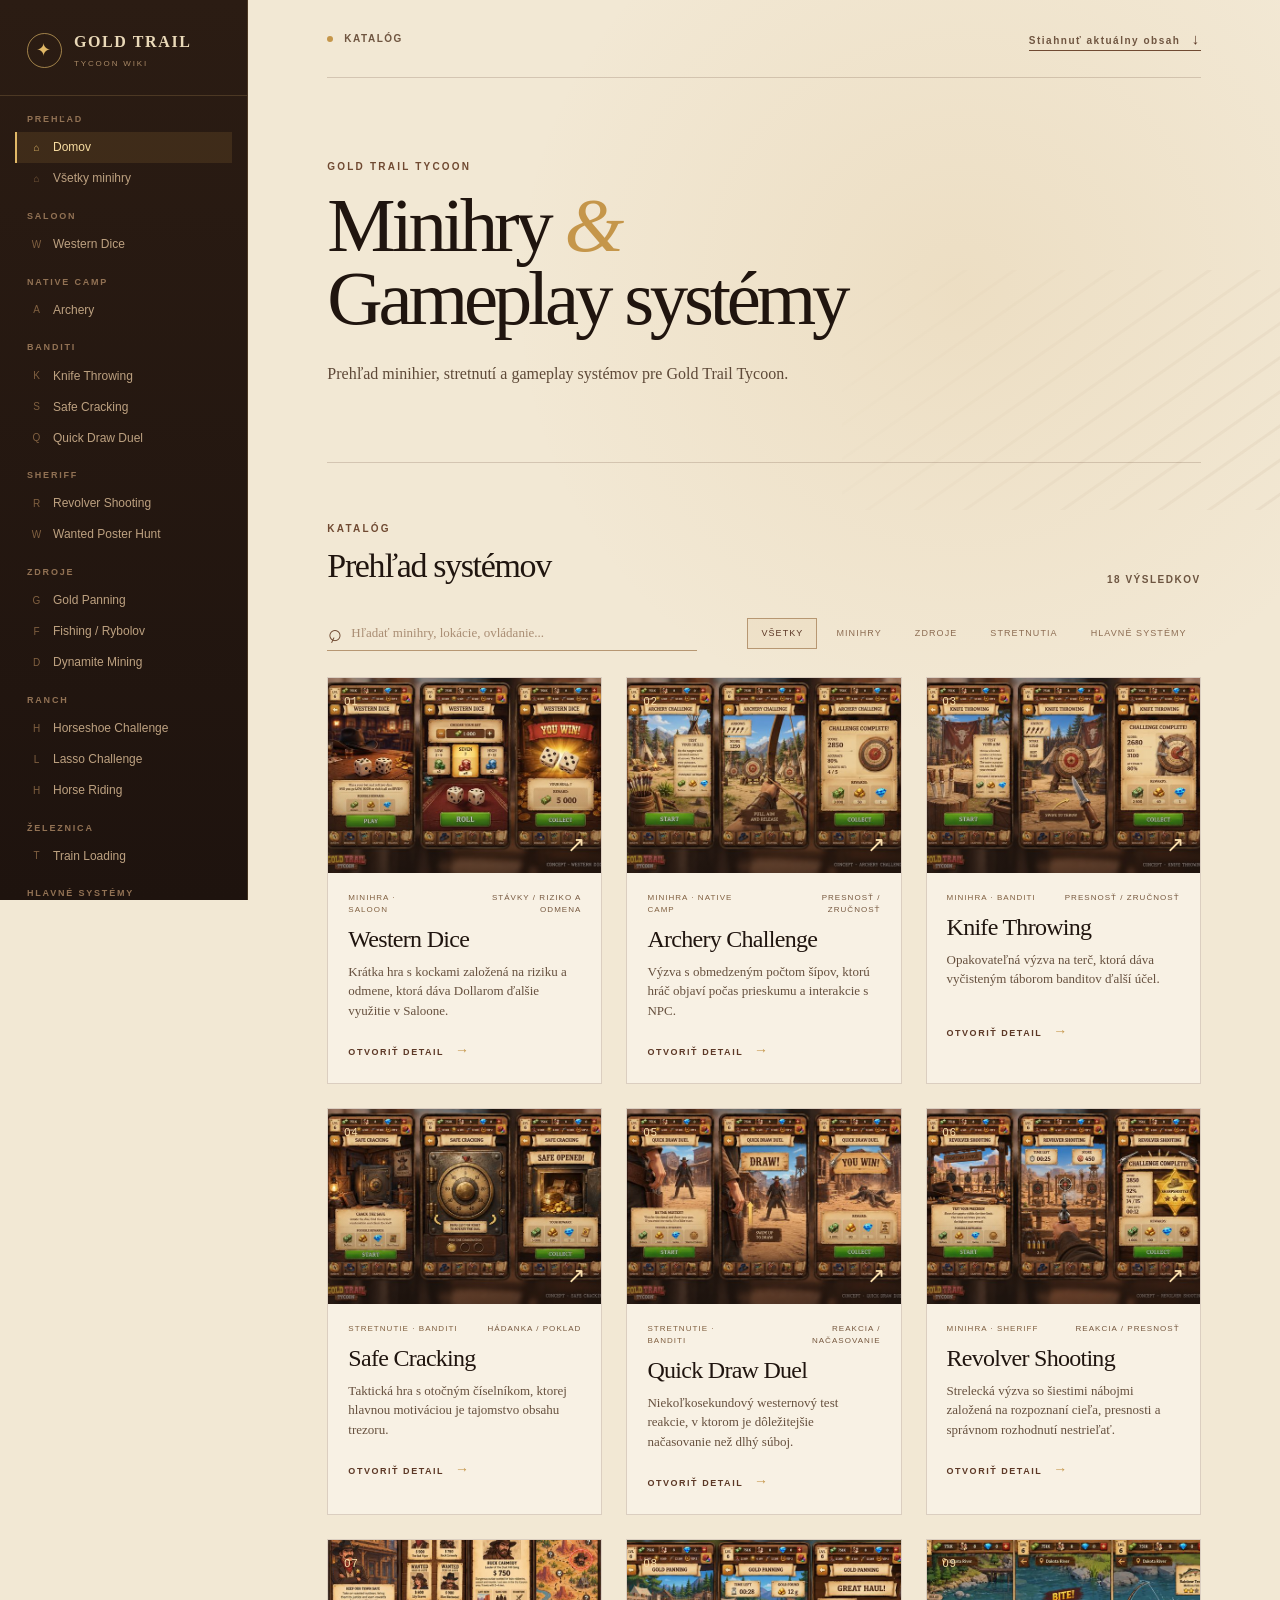
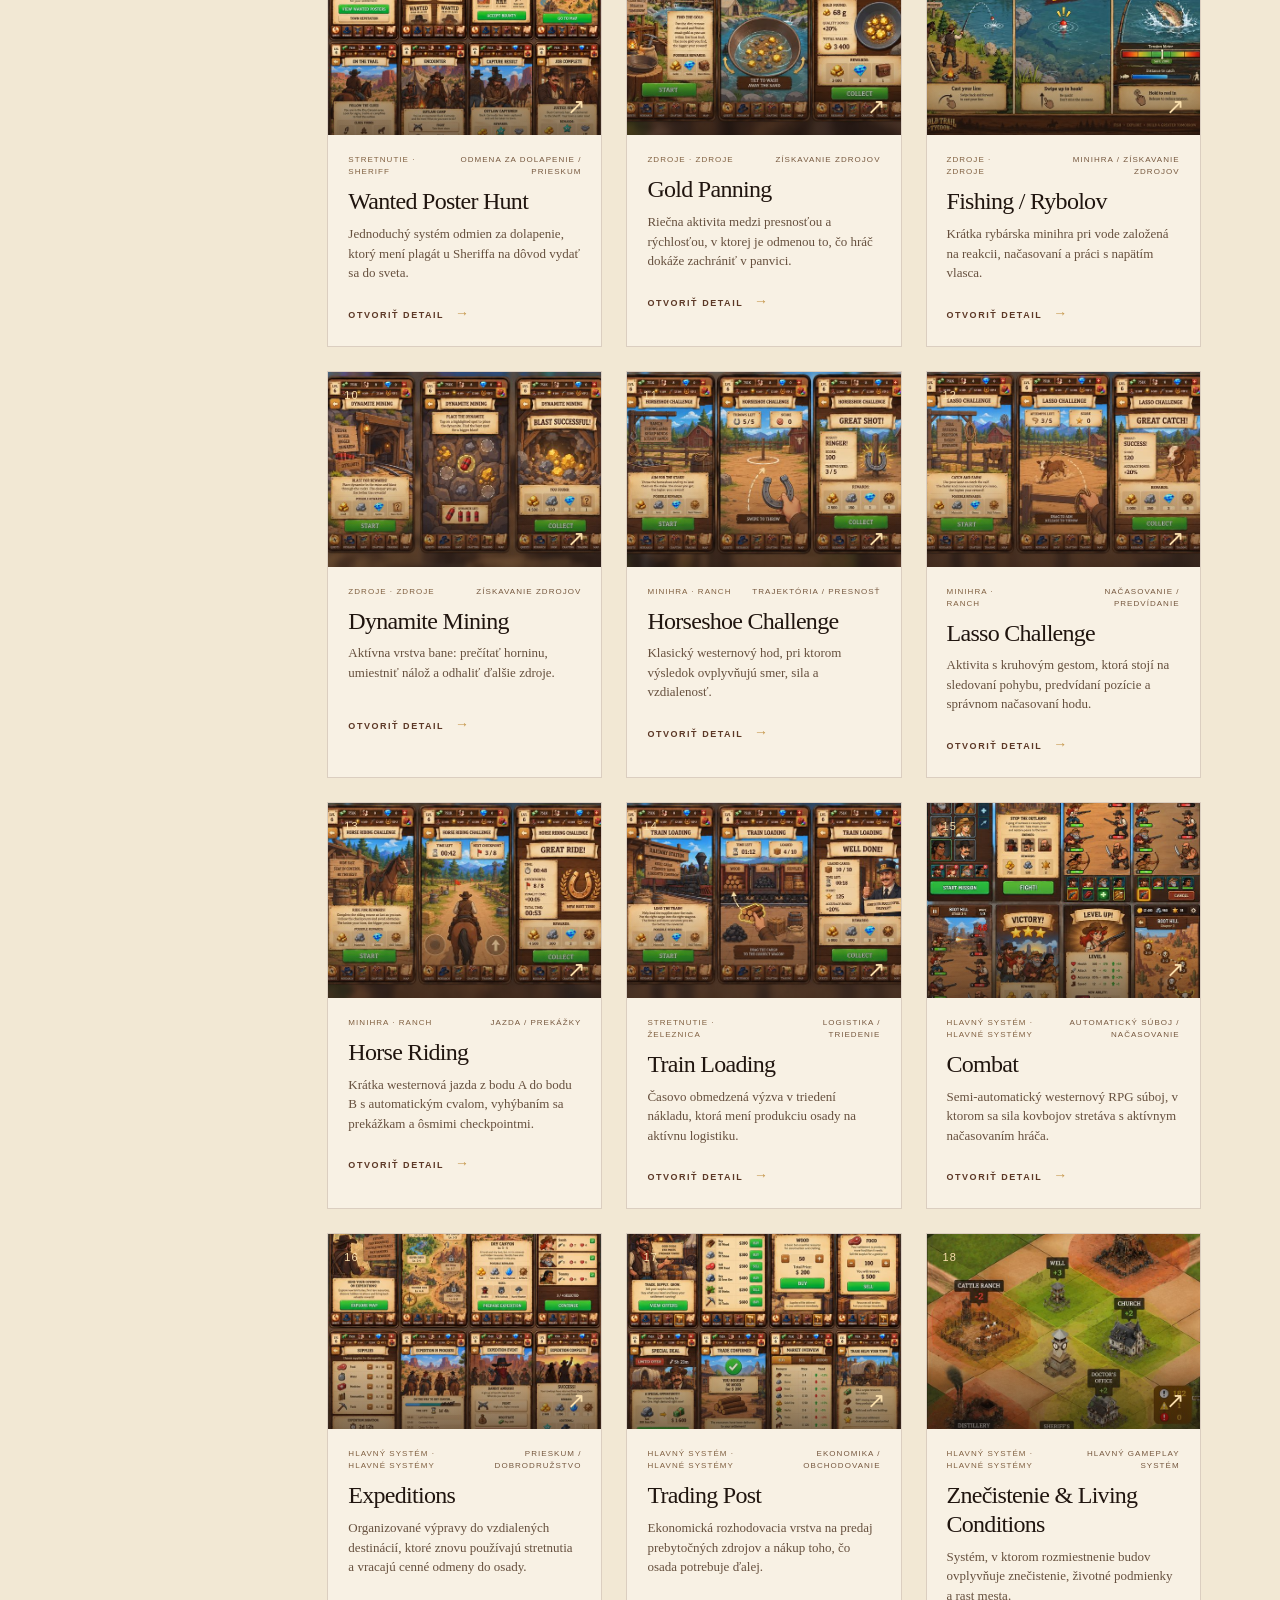
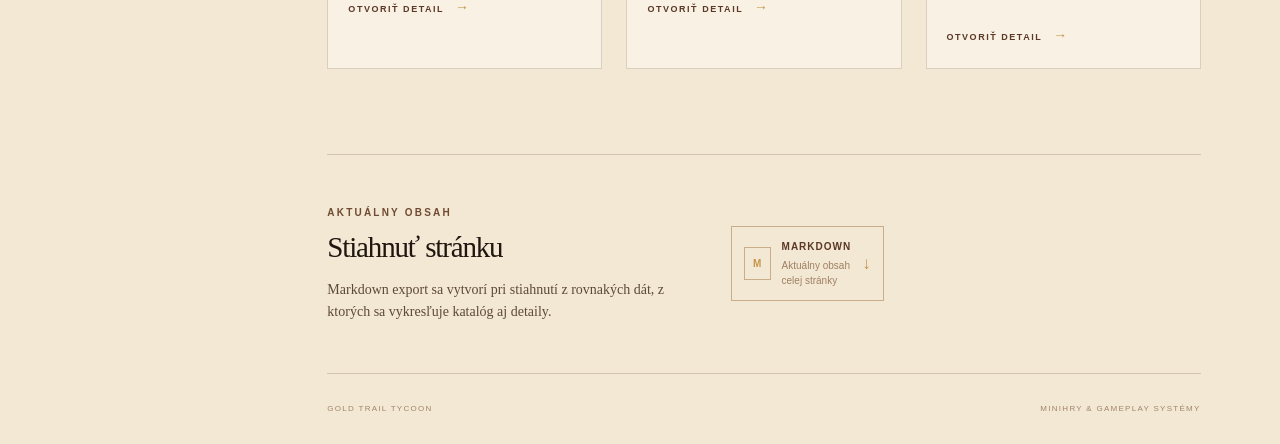
<file: index.html>
<!doctype html>
<html lang="sk">
<head>
  <meta charset="utf-8">
  <meta name="viewport" content="width=device-width, initial-scale=1">
  <meta name="description" content="Minihry a gameplay systémy hry Gold Trail Tycoon.">
  <meta name="theme-color" content="#20150f">
  <meta property="og:type" content="website">
  <meta property="og:title" content="Gold Trail Tycoon | Minihry a gameplay systémy">
  <meta property="og:description" content="Prehľad minihier, stretnutí a gameplay systémov pre Gold Trail Tycoon.">
  <meta property="og:image" content="img/combat-system.png">
  <meta name="twitter:card" content="summary_large_image">
  <link rel="canonical" href="./">
  <title>Gold Trail Tycoon | Minihry a gameplay systémy</title>
  <link rel="icon" type="image/svg+xml" href="assets/favicon.svg">
  <link rel="stylesheet" href="https://cdn.jsdelivr.net/npm/bootstrap@5.3.3/dist/css/bootstrap.min.css">
  <link rel="stylesheet" href="assets/css/style.css">
</head>
<body data-page="home">
  <div class="site-shell">
    <aside class="wiki-sidebar" id="wikiSidebar">
      <div class="sidebar-brand">
        <a href="index.html" class="brand-mark" aria-label="Domov Gold Trail Tycoon">
          <span class="brand-star">✦</span>
          <span><strong>GOLD TRAIL</strong><small>TYCOON WIKI</small></span>
        </a>
      </div>
      <div id="sidebarNav"></div>
    </aside>

    <main class="page-content">
      <nav class="topbar navbar navbar-expand-lg" aria-label="Hlavná navigácia">
        <div class="container-fluid px-0">
          <button class="navbar-toggler d-lg-none" type="button" data-bs-toggle="offcanvas" data-bs-target="#mobileNav" aria-controls="mobileNav" aria-label="Otvoriť navigáciu">
            <span class="navbar-toggler-icon"></span>
          </button>
          <div class="topbar-path"><span class="path-dot"></span> KATALÓG</div>
          <div class="topbar-actions ms-auto">
            <a href="#" data-live-download class="topbar-download">Stiahnuť aktuálny obsah <span>↓</span></a>
          </div>
        </div>
      </nav>

      <section class="hero container-fluid px-0">
        <div class="hero-copy">
          <p class="eyebrow">GOLD TRAIL TYCOON</p>
          <h1>Minihry <span>&amp;</span><br>Gameplay systémy</h1>
          <p class="hero-lead">Prehľad minihier, stretnutí a gameplay systémov pre Gold Trail Tycoon.</p>
        </div>
      </section>

      <section class="catalog-section container-fluid px-0" id="catalog">
        <div class="section-heading-row">
          <div><p class="eyebrow">KATALÓG</p><h2>Prehľad systémov</h2></div>
          <span class="section-count" id="resultCount"></span>
        </div>
        <div class="catalog-toolbar">
          <div class="search-wrap"><span class="search-icon" aria-hidden="true">⌕</span><input id="searchInput" type="search" placeholder="Hľadať minihry, lokácie, ovládanie..." aria-label="Hľadať v katalógu"></div>
          <div class="filter-wrap" role="group" aria-label="Filtrovať podľa typu obsahu">
            <button class="filter-btn active" data-filter="all" aria-pressed="true">Všetky</button>
            <button class="filter-btn" data-filter="minigame" aria-pressed="false">Minihry</button>
            <button class="filter-btn" data-filter="resource" aria-pressed="false">Zdroje</button>
            <button class="filter-btn" data-filter="encounter" aria-pressed="false">Stretnutia</button>
            <button class="filter-btn" data-filter="system" aria-pressed="false">Hlavné systémy</button>
          </div>
        </div>
        <div class="row g-4" id="gameGrid" aria-live="polite"></div>
        <div class="empty-state d-none" id="emptyState"><span>✦</span><h3>Nenašla sa žiadna stopa</h3><p>Skúste iný výraz alebo zrušte filter kategórie.</p></div>
      </section>

      <section class="download-panel container-fluid px-0" id="downloads">
        <div class="download-copy"><p class="eyebrow">AKTUÁLNY OBSAH</p><h2>Stiahnuť stránku</h2><p>Markdown export sa vytvorí pri stiahnutí z rovnakých dát, z ktorých sa vykresľuje katalóg aj detaily.</p></div>
        <div class="download-links">
          <a class="download-card" href="#" data-live-download><span class="file-icon">M</span><span><strong>MARKDOWN</strong><small>Aktuálny obsah celej stránky</small></span><b>↓</b></a>
        </div>
      </section>

      <footer class="site-footer"><span>GOLD TRAIL TYCOON</span><span>MINIHRY &amp; GAMEPLAY SYSTÉMY</span></footer>
    </main>
  </div>

  <div class="offcanvas offcanvas-start mobile-nav" tabindex="-1" id="mobileNav" aria-labelledby="mobileNavLabel">
    <div class="offcanvas-header"><h5 id="mobileNavLabel">GOLD TRAIL WIKI</h5><button type="button" class="btn-close" data-bs-dismiss="offcanvas" aria-label="Zavrieť"></button></div>
    <div class="offcanvas-body" id="mobileNavBody"></div>
  </div>
  <button class="back-to-top" id="backToTop" type="button" aria-label="Späť hore">↑</button>
  <script src="https://cdn.jsdelivr.net/npm/bootstrap@5.3.3/dist/js/bootstrap.bundle.min.js"></script>
  <script src="assets/js/data.js"></script>
  <script src="assets/js/app.js"></script>
</body>
</html>
</file>
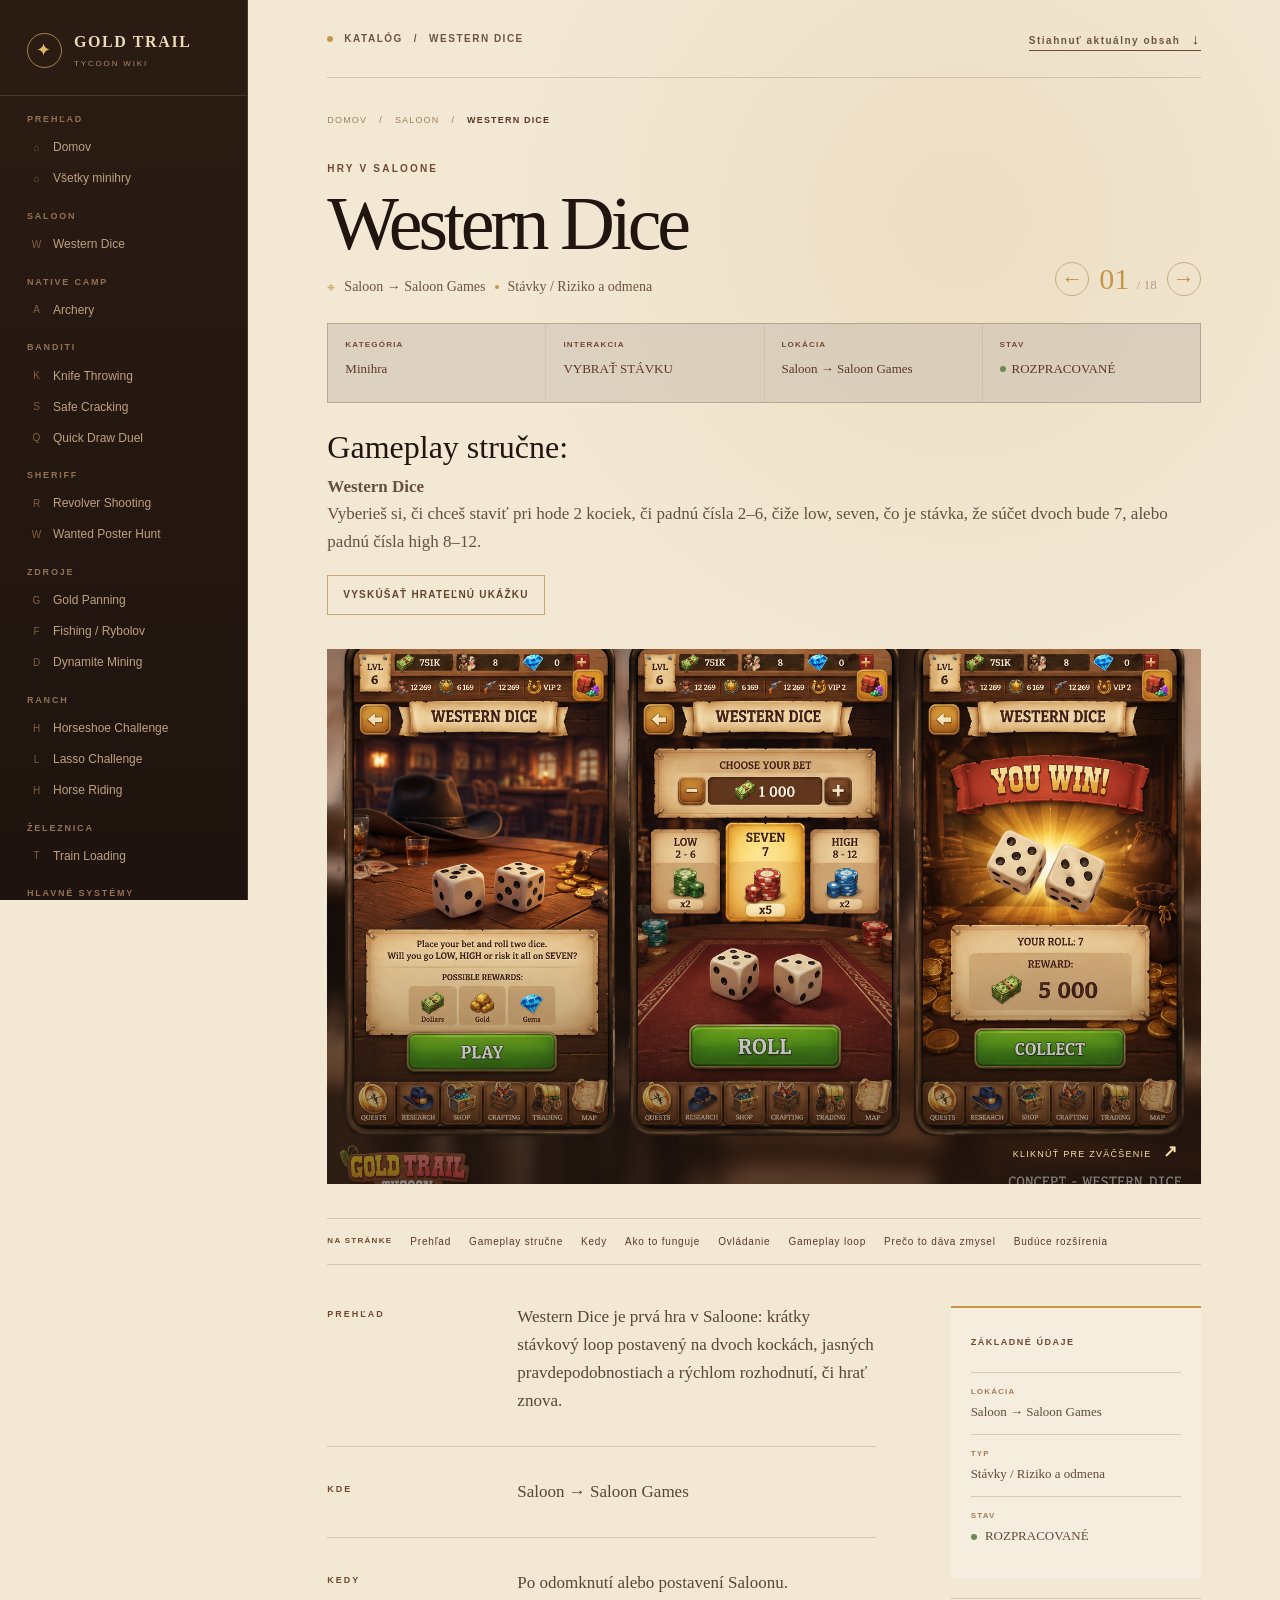
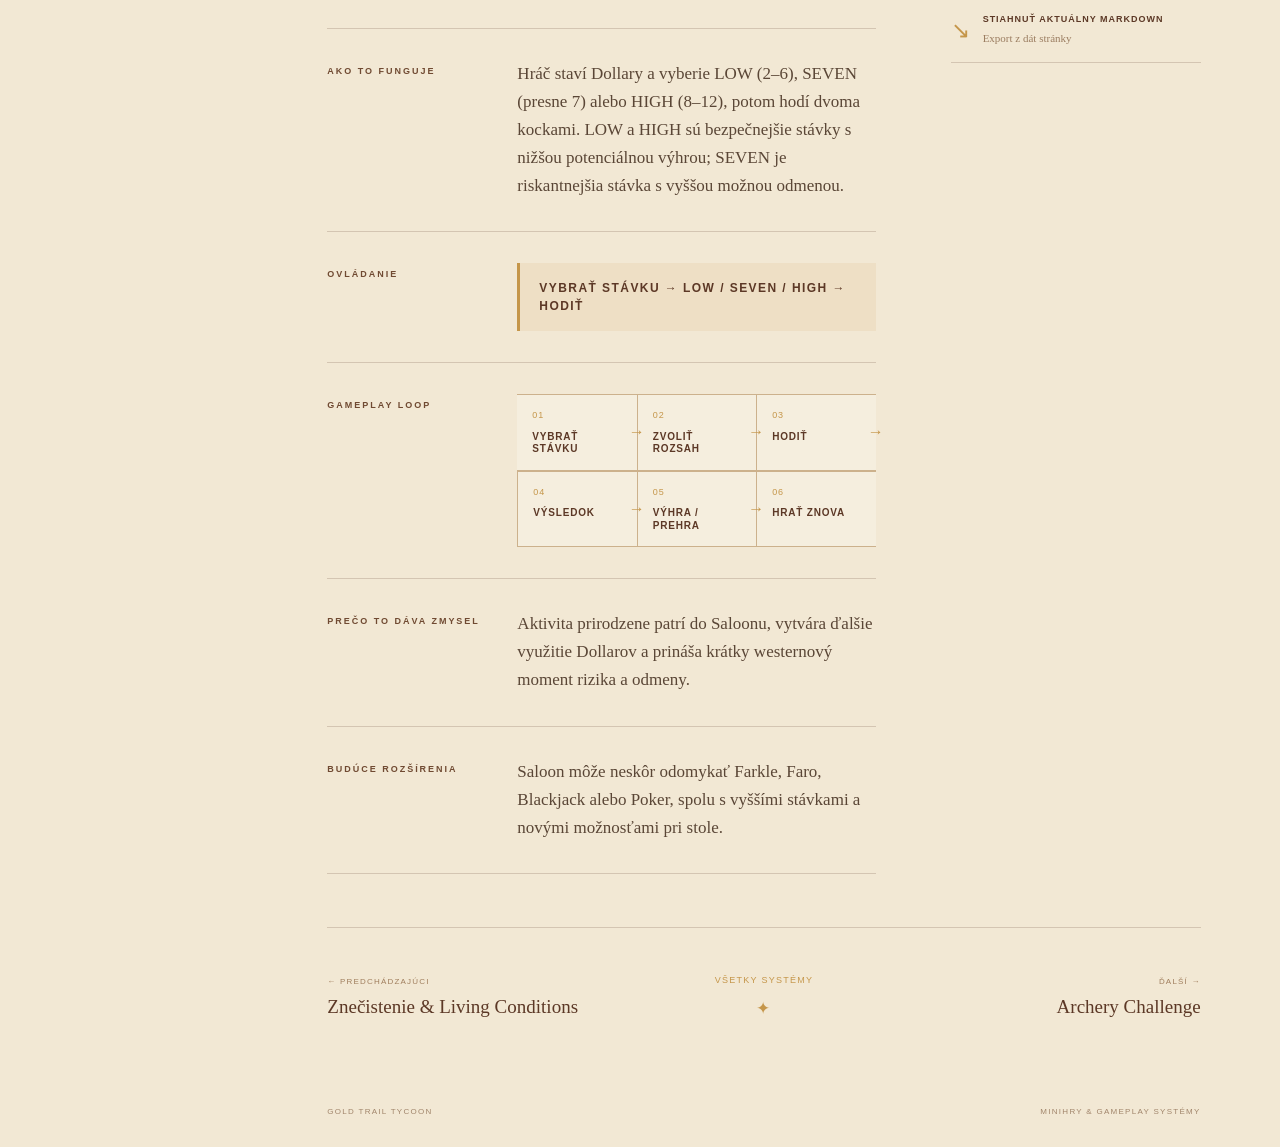
<file: game.html>
<!doctype html>
<html lang="sk">
<head>
  <meta charset="utf-8">
  <meta name="viewport" content="width=device-width, initial-scale=1">
  <meta name="description" content="Gameplay systém hry Gold Trail Tycoon.">
  <meta name="theme-color" content="#20150f">
  <meta property="og:type" content="article">
  <meta property="og:title" content="Gold Trail Tycoon | Gameplay systém">
  <meta property="og:description" content="Detail gameplay systému hry Gold Trail Tycoon.">
  <meta property="og:image" content="img/combat-system.png">
  <meta name="twitter:card" content="summary_large_image">
  <link rel="canonical" href="./game.html">
  <title>Gold Trail Tycoon | Gameplay systém</title>
  <link rel="icon" type="image/svg+xml" href="assets/favicon.svg">
  <link rel="stylesheet" href="https://cdn.jsdelivr.net/npm/bootstrap@5.3.3/dist/css/bootstrap.min.css">
  <link rel="stylesheet" href="assets/css/style.css">
</head>
<body data-page="detail">
  <div class="site-shell">
  <aside class="wiki-sidebar" id="wikiSidebar"><div class="sidebar-brand"><a href="index.html" class="brand-mark" aria-label="Domov Gold Trail Tycoon"><span class="brand-star">✦</span><span><strong>GOLD TRAIL</strong><small>TYCOON WIKI</small></span></a></div><div id="sidebarNav"></div></aside>
    <main class="page-content">
      <nav class="topbar navbar navbar-expand-lg" aria-label="Hlavná navigácia"><div class="container-fluid px-0"><button class="navbar-toggler d-lg-none" type="button" data-bs-toggle="offcanvas" data-bs-target="#mobileNav" aria-controls="mobileNav" aria-label="Otvoriť navigáciu"><span class="navbar-toggler-icon"></span></button><div class="topbar-path"><span class="path-dot"></span> <a href="index.html">KATALÓG</a> <span>/</span> <span id="crumbTitle">SYSTÉM</span></div><div class="topbar-actions ms-auto"><a href="#" data-live-download class="topbar-download">Stiahnuť aktuálny obsah <span>↓</span></a></div></div></nav>
      <article class="article container-fluid px-0" id="articleRoot"></article>
      <footer class="site-footer"><span>GOLD TRAIL TYCOON</span><span>MINIHRY &amp; GAMEPLAY SYSTÉMY</span></footer>
    </main>
  </div>
  <div class="offcanvas offcanvas-start mobile-nav" tabindex="-1" id="mobileNav" aria-labelledby="mobileNavLabel"><div class="offcanvas-header"><h5 id="mobileNavLabel">GOLD TRAIL WIKI</h5><button type="button" class="btn-close" data-bs-dismiss="offcanvas" aria-label="Zavrieť"></button></div><div class="offcanvas-body" id="mobileNavBody"></div></div>
  <div class="modal fade image-modal" id="imageModal" tabindex="-1" aria-labelledby="imageModalLabel" aria-hidden="true"><div class="modal-dialog modal-xl modal-dialog-centered"><div class="modal-content"><div class="modal-header"><h5 class="modal-title" id="imageModalLabel">Koncept art</h5><button type="button" class="btn-close" data-bs-dismiss="modal" aria-label="Zavrieť"></button></div><div class="modal-body"><img id="modalImage" src="[data-uri]" alt=""></div></div></div></div>
  <button class="back-to-top" id="backToTop" type="button" aria-label="Späť hore">↑</button>
  <script src="https://cdn.jsdelivr.net/npm/bootstrap@5.3.3/dist/js/bootstrap.bundle.min.js"></script>
  <script src="assets/js/data.js"></script>
  <script src="assets/js/horse-riding.js"></script>
  <script src="assets/js/gameplay-demos.js"></script>
  <script src="assets/js/app.js"></script>
</body>
</html>
</file>
<file: assets/css/style.css>
:root {
  --ink: #2a1a12;
  --deep: #20150f;
  --brown: #5c3826;
  --brown-light: #704a32;
  --gold: #c5964a;
  --gold-bright: #e1b867;
  --paper: #f2e8d4;
  --paper-light: #f8f1e4;
  --line: rgba(75, 43, 27, .18);
  --muted: #6f5540;
  --sidebar: 248px;
}
* { box-sizing: border-box; }
img { max-width: 100%; }
html { scroll-behavior: smooth; scrollbar-color: #9a7654 var(--paper); }
body { overflow-x: hidden; }
body { margin: 0; color: var(--ink); background: var(--paper); font-family: Arial, Helvetica, sans-serif; }
a { color: inherit; text-decoration: none; }
.site-shell { min-height: 100vh; background: radial-gradient(circle at 75% 8%, rgba(197,150,74,.12), transparent 28rem), var(--paper); }
.wiki-sidebar { position: fixed; inset: 0 auto 0 0; z-index: 1040; width: var(--sidebar); display: flex; flex-direction: column; color: #ead9b8; background: linear-gradient(180deg, #2b1c13 0%, #1e130e 100%); border-right: 1px solid rgba(231,190,112,.18); }
.sidebar-brand { padding: 30px 27px 25px; border-bottom: 1px solid rgba(231,190,112,.18); }
.brand-mark { display: flex; align-items: center; gap: 12px; letter-spacing: .07em; }
.brand-mark strong { display: block; font-family: Georgia, serif; font-size: 16px; letter-spacing: .1em; }
.brand-mark small { display: block; margin-top: 4px; color: #a88865; font-size: 8px; letter-spacing: .23em; }
.brand-star { display: grid; place-items: center; width: 35px; height: 35px; color: var(--gold-bright); border: 1px solid rgba(225,184,103,.65); border-radius: 50%; font-size: 18px; }
#sidebarNav { flex: 1; padding: 18px 15px; overflow: auto; scrollbar-width: none; }
.nav-group { margin-bottom: 17px; }
.nav-group h6 { margin: 0 12px 7px; color: #927254; font-size: 9px; letter-spacing: .2em; text-transform: uppercase; font-weight: 700; }
.wiki-link { display: flex; align-items: center; gap: 9px; min-height: 31px; padding: 6px 12px; color: #bda180; font-size: 12px; border-left: 2px solid transparent; transition: .2s ease; }
.wiki-link:hover { color: #f4ddad; background: rgba(225,184,103,.08); }
.wiki-link.active { color: #f8dda1; background: rgba(197,150,74,.14); border-left-color: var(--gold-bright); }
.nav-icon { width: 15px; color: #806040; font-size: 10px; text-align: center; }
.wiki-link.active .nav-icon { color: var(--gold-bright); }
.sidebar-footer { padding: 18px 27px 22px; color: #765c43; font-size: 8px; letter-spacing: .18em; line-height: 1.7; }
.sidebar-footer span { color: #ad8a61; }
.page-content { min-height: 100vh; margin-left: var(--sidebar); padding: 0 6.2vw; overflow-x: clip; }
.topbar { min-height: 78px; border-bottom: 1px solid var(--line); }
.topbar-path, .topbar-download { color: var(--muted); font-size: 10px; letter-spacing: .15em; font-weight: 700; }
.topbar-path { display: flex; align-items: center; gap: 11px; min-width: 0; white-space: nowrap; overflow: hidden; text-overflow: ellipsis; }
.topbar-path a:hover, .topbar-download:hover { color: var(--brown); }
.path-dot, .meta-dot { display: inline-block; width: 6px; height: 6px; background: var(--gold); border-radius: 50%; }
.topbar-download { border-bottom: 1px solid var(--brown-light); padding-bottom: 4px; }
.topbar-download span { margin-left: 7px; color: var(--brown); font-size: 15px; }
.hero { position: relative; min-height: 385px; display: flex; align-items: center; padding: 67px 0 62px; border-bottom: 1px solid var(--line); }
.hero::after { content: ""; position: absolute; right: -12vw; bottom: -3rem; width: 32rem; height: 15rem; opacity: .27; background: repeating-linear-gradient(145deg, transparent 0 13px, rgba(116,74,40,.25) 14px 16px, transparent 17px 28px); mask-image: linear-gradient(120deg, transparent, #000); pointer-events: none; }
.eyebrow, .section-label { margin: 0 0 16px; color: var(--brown-light); font-size: 10px; letter-spacing: .22em; font-weight: 700; text-transform: uppercase; }
.hero h1, .article-header h1, h2, h3 { font-family: Georgia, 'Times New Roman', serif; font-weight: 400; }
.hero h1 { margin: 0; color: var(--deep); font-size: clamp(45px, 6vw, 82px); line-height: .95; letter-spacing: -.055em; }
.hero h1 span { color: var(--gold); font-style: italic; }
.hero-lead { max-width: 505px; margin: 25px 0 0; color: #6e5744; font-family: Georgia, serif; font-size: 16px; line-height: 1.6; }
.hero-meta { display: flex; gap: 25px; margin-top: 32px; color: #9a7858; font-size: 9px; letter-spacing: .16em; font-weight: 700; }
.hero-meta span { display: flex; align-items: center; gap: 8px; }
.hero-stamp { position: absolute; right: 4%; bottom: 64px; display: flex; align-items: center; gap: 13px; color: #997553; opacity: .7; font-family: Georgia, serif; font-size: 13px; letter-spacing: .14em; transform: rotate(-6deg); }
.hero-stamp b { color: var(--gold); font-size: 22px; font-weight: 400; }
.catalog-section { padding: 58px 0 85px; }
.section-heading-row { display: flex; align-items: end; justify-content: space-between; margin-bottom: 29px; }
.section-heading-row h2, .download-panel h2 { margin: 0; color: var(--deep); font-size: 34px; letter-spacing: -.04em; }
.section-heading-row .eyebrow { margin-bottom: 10px; }
.section-count { color: #9a7858; font-size: 10px; letter-spacing: .15em; font-weight: 700; }
.catalog-toolbar { display: flex; align-items: center; justify-content: space-between; gap: 20px; margin-bottom: 26px; }
.search-wrap { display: flex; align-items: center; width: min(370px, 100%); border-bottom: 1px solid #b79772; }
.search-icon { margin-right: 10px; color: var(--brown-light); font-size: 24px; line-height: 1; transform: rotate(-20deg); }
.search-wrap input { width: 100%; padding: 9px 0; color: var(--ink); background: transparent; border: 0; outline: 0; font: 13px Georgia, serif; }
.search-wrap input::placeholder { color: #a98d73; }
.filter-wrap { display: flex; flex-wrap: wrap; justify-content: end; gap: 5px; }
.filter-btn { padding: 8px 13px; color: #8c6c52; background: transparent; border: 1px solid transparent; font-size: 9px; letter-spacing: .12em; text-transform: uppercase; cursor: pointer; }
.filter-btn:hover, .filter-btn.active { color: var(--brown); border-color: #b79772; background: rgba(197,150,74,.08); }
.game-card { display: block; height: 100%; overflow: hidden; background: var(--paper-light); border: 1px solid rgba(92,56,38,.19); transition: transform .25s ease, box-shadow .25s ease; }
.game-card:hover { transform: translateY(-5px); box-shadow: 0 14px 30px rgba(65,39,24,.16); }
.card-image-wrap { position: relative; height: 195px; overflow: hidden; background: #6d4a32; }
.card-image-wrap::after { content: ""; position: absolute; inset: 0; background: linear-gradient(180deg, transparent 55%, rgba(32,21,15,.55)); }
.card-image-wrap img { width: 100%; height: 100%; display: block; object-fit: cover; transition: transform .45s ease; }
.game-card:hover .card-image-wrap img { transform: scale(1.045); }
.card-number, .card-arrow { position: absolute; z-index: 1; color: #f9dfad; }
.card-number { top: 15px; left: 16px; font-size: 11px; letter-spacing: .1em; }
.card-arrow { right: 16px; bottom: 12px; font-size: 22px; }
.card-body { padding: 19px 20px 21px; }
.card-kicker { display: flex; justify-content: space-between; gap: 10px; margin-bottom: 9px; color: #a07e5d; font-size: 8px; letter-spacing: .13em; text-transform: uppercase; }
.card-kicker span:last-child { color: #8a6a51; text-align: right; }
.card-body h3 { margin: 0 0 8px; color: var(--deep); font-size: 24px; letter-spacing: -.03em; }
.card-body p { min-height: 51px; margin: 0 0 18px; color: #775f4b; font-family: Georgia, serif; font-size: 13px; line-height: 1.5; }
.read-more { color: var(--brown); font-size: 9px; letter-spacing: .17em; font-weight: 700; }.read-more b { margin-left: 7px; color: var(--gold); font-size: 14px; }
.empty-state { padding: 65px 15px; text-align: center; color: var(--muted); }.empty-state span { color: var(--gold); font-size: 28px; }.empty-state h3 { margin: 8px 0; color: var(--deep); font-size: 28px; }.empty-state p { font-family: Georgia, serif; }
.download-panel { display: grid; grid-template-columns: minmax(0, 1fr) minmax(0, 1.35fr); gap: 55px; align-items: center; padding: 50px 0; border-top: 1px solid var(--line); border-bottom: 1px solid var(--line); }
.download-panel .eyebrow { margin-bottom: 10px; }.download-panel h2 { font-size: 29px; }.download-copy > p:last-child { max-width: 400px; margin: 14px 0 0; color: #775f4b; font-family: Georgia, serif; font-size: 14px; line-height: 1.55; }
.download-links { display: grid; grid-template-columns: repeat(3, 1fr); gap: 10px; }.download-card { display: flex; align-items: center; gap: 11px; min-height: 72px; padding: 12px; color: var(--brown); border: 1px solid #c9ad88; transition: .2s ease; }.download-card:hover { color: var(--deep); border-color: var(--brown-light); background: rgba(255,255,255,.25); }.download-card > span:nth-child(2) { flex: 1; }.download-card strong, .download-card small { display:block; }.download-card strong { font-size: 10px; letter-spacing: .1em; }.download-card small { margin-top: 4px; color: #a08062; font-size: 10px; }.download-card b { color: var(--gold); font-size: 17px; }.file-icon { display: grid; place-items: center; width: 27px; height: 33px; color: var(--gold); border: 1px solid #c9ad88; font-size: 10px; font-weight: 700; }
.site-footer { display: flex; justify-content: space-between; gap: 20px; padding: 29px 0; color: #a1856b; font-size: 8px; letter-spacing: .16em; }
.back-to-top { position: fixed; right: 24px; bottom: 24px; z-index: 1030; display: none; width: 36px; height: 36px; color: #f3d59e; background: var(--brown); border: 0; border-radius: 50%; font-size: 19px; box-shadow: 0 5px 18px rgba(32,21,15,.2); }.back-to-top.show { display: block; }
.article-page-nav { display: flex; align-items: center; gap: 10px; }
.article-arrow { display: grid; place-items: center; width: 34px; height: 34px; color: var(--gold); border: 1px solid #c9ad88; border-radius: 50%; font: 22px/1 Arial,sans-serif; text-decoration: none; transition: .18s ease; }
.article-arrow:hover, .article-arrow:focus-visible { color: var(--paper); background: var(--brown); border-color: var(--brown); }
.article { padding: 36px 0 0; }.article-crumbs { display: flex; flex-wrap: wrap; align-items: center; gap: 12px; margin-bottom: 33px; color: #a07e5d; font-size: 9px; letter-spacing: .13em; }.article-crumbs a:hover { color: var(--brown); }.article-crumbs strong { color: var(--brown); font-weight: 700; }.article-header { display: flex; justify-content: space-between; align-items: end; gap: 24px; margin-bottom: 27px; }.article-header .eyebrow { margin-bottom: 11px; }.article-header h1 { margin: 0; color: var(--deep); font-size: clamp(42px, 6vw, 76px); line-height: .95; letter-spacing: -.055em; }.article-subtitle { display: flex; align-items: center; gap: 9px; margin: 20px 0 0; color: #876c57; font: 14px Georgia, serif; }.article-subtitle i { width: 4px; height: 4px; background: var(--gold); border-radius: 50%; }.location-pin { color: var(--gold); font-family: Arial; }.article-index { color: var(--gold); font: 30px Georgia, serif; }.article-index span { color: #b59a7e; font-size: 13px; }.article-hero { position: relative; width: 100%; height: min(52vw, 535px); padding: 0; overflow: hidden; color: inherit; background: #6d4a32; border: 0; cursor: zoom-in; }.article-hero::after { content:""; position: absolute; inset: 0; background: linear-gradient(180deg, transparent 55%, rgba(32,21,15,.55)); pointer-events:none; }.article-hero img { width: 100%; height: 100%; display: block; object-fit: cover; }.zoom-hint { position:absolute; z-index:1; right: 22px; bottom: 19px; color: #f5dcad; font-size: 9px; letter-spacing: .14em; }.zoom-hint b { margin-left: 8px; font-size: 17px; }.article-layout { display: grid; grid-template-columns: minmax(0, 1fr) 250px; gap: 75px; padding-top: 55px; }.article-main { min-width: 0; }.article-section { display: grid; grid-template-columns: 165px minmax(0, 1fr); gap: 25px; padding: 0 0 31px; margin-bottom: 31px; border-bottom: 1px solid var(--line); }.article-section:last-child { margin-bottom: 0; }.section-label { margin: 5px 0 0; font-size: 9px; }.section-content p { max-width: 680px; margin: 0; color: #66503e; font: 17px/1.65 Georgia, serif; }.control-strip { display: inline-block; padding: 16px 19px; color: var(--brown); background: rgba(197,150,74,.11); border-left: 3px solid var(--gold); font-size: 12px; letter-spacing: .12em; font-weight: 700; line-height: 1.5; }.loop-steps { display: flex; align-items: stretch; flex-wrap: wrap; gap: 0; max-width: 800px; }.loop-step { position: relative; flex: 1 1 110px; min-height: 73px; padding: 14px 15px; background: rgba(255,255,255,.23); border-top: 1px solid #ccb18c; border-bottom: 1px solid #ccb18c; }.loop-step + .loop-step { border-left: 1px solid #ccb18c; }.loop-step:not(:last-child)::after { content: "→"; position: absolute; z-index: 1; top: 25px; right: -8px; color: var(--gold); font-size: 16px; }.loop-step span { display:block; color: var(--gold); font-size: 9px; letter-spacing: .1em; }.loop-step strong { display: block; margin-top: 8px; color: var(--brown); font-size: 10px; letter-spacing: .08em; line-height: 1.25; }.article-rail { padding-top: 3px; }.rail-card { padding: 20px; background: rgba(255,255,255,.22); border-top: 2px solid var(--gold); }.rail-label { color: var(--brown-light); font-size: 9px; letter-spacing: .17em; font-weight: 700; }.rail-card dl { margin: 20px 0 0; }.rail-card dl div { padding: 13px 0; border-top: 1px solid var(--line); }.rail-card dt { color: #a07e5d; font-size: 8px; letter-spacing: .15em; }.rail-card dd { margin: 5px 0 0; color: #624b39; font: 13px/1.4 Georgia, serif; }.status-dot { display: inline-block; width: 6px; height: 6px; margin-right: 5px; background: #6e8a52; border-radius: 50%; }.rail-source { display: flex; gap: 13px; margin-top: 20px; padding: 14px 0; color: var(--brown); border-top: 1px solid var(--line); border-bottom: 1px solid var(--line); }.rail-source > span { color: var(--gold); font-size: 23px; }.rail-source strong, .rail-source small { display: block; }.rail-source strong { font-size: 9px; letter-spacing: .11em; }.rail-source small { margin-top: 5px; color: #9b7d61; font: 11px Georgia, serif; }.rail-source:hover { color: var(--deep); }.article-nav { display: grid; grid-template-columns: 1fr auto 1fr; align-items: center; gap: 25px; padding: 46px 0 55px; margin-top: 53px; border-top: 1px solid var(--line); }.article-nav a { display: block; }.article-nav small { display:block; margin-bottom: 8px; color: #a07e5d; font-size: 8px; letter-spacing: .15em; }.article-nav strong { color: var(--brown); font: 19px Georgia, serif; }.article-nav a:hover strong { color: var(--deep); }.article-nav .next { text-align: right; }.all-systems { color: var(--gold); font-size: 9px; letter-spacing: .14em; text-align: center; }.all-systems span { display:block; margin-top: 9px; font-size: 17px; }.image-modal .modal-content { color: var(--paper); background: var(--deep); border: 1px solid #9d724a; border-radius: 0; }.image-modal .modal-header { border-bottom: 1px solid rgba(225,184,103,.28); }.image-modal .modal-title { font: 19px Georgia, serif; }.image-modal .btn-close { filter: invert(1); }.image-modal .modal-body { padding: 0; }.image-modal img { width: 100%; height: auto; display: block; }
.not-found-note { margin: -7px 0 25px; padding: 14px 18px; color: #6c4c34; background: rgba(197,150,74,.12); border-left: 3px solid var(--gold); font: 14px/1.5 Georgia, serif; }.not-found-note a { color: var(--brown); text-decoration: underline; }
.mobile-nav { color: #ead9b8; background: #2b1c13; }.mobile-nav .offcanvas-header { border-bottom: 1px solid rgba(231,190,112,.18); }.mobile-nav h5 { color: #f4ddad; font: 15px Georgia, serif; letter-spacing: .12em; }.mobile-nav .btn-close { filter: invert(1); }.mobile-nav .wiki-link { color: #ccb18f; }.mobile-nav .wiki-link.active { color: #f8dda1; }
@media (max-width: 1199px) { .page-content { padding: 0 4vw; }.article-layout { gap: 40px; }.article-section { grid-template-columns: 135px minmax(0,1fr); } }
@media (max-width: 991px) { :root { --sidebar: 0px; }.wiki-sidebar { display: none; }.page-content { margin-left: 0; padding: 0 5vw; }.topbar { min-height: 67px; }.navbar-toggler { display: grid; place-items: center; width: 34px; height: 34px; margin-right: 14px; padding: 0; border: 1px solid #ad8a61; border-radius: 0; }.navbar-toggler-icon { width: 18px; height: 18px; background-image: linear-gradient(#7c5b40 0 2px, transparent 2px 7px, #7c5b40 7px 9px, transparent 9px 14px); }.hero-stamp { display: none; }.download-panel { grid-template-columns: 1fr; gap: 28px; }.download-links { max-width: 600px; }.article-layout { grid-template-columns: 1fr; }.article-rail { display: grid; grid-template-columns: 1fr 1fr; gap: 25px; }.rail-source { margin-top: 0; align-self: start; }.article-hero { height: min(60vw, 500px); } }
@media (max-width: 767px) { .article-section { grid-template-columns: 1fr; gap: 12px; }.section-label { margin: 0; }.download-links { grid-template-columns: repeat(2, minmax(0, 1fr)); } }
@media (max-width: 575px) { .page-content { padding: 0 21px; }.topbar-download { display: none; }.hero { min-height: auto; padding: 58px 0 48px; align-items: start; }.hero h1 { font-size: clamp(42px, 14vw, 53px); }.hero-lead { font-size: 15px; }.section-heading-row { align-items: start; flex-direction: column; gap: 12px; }.catalog-section { padding: 45px 0 60px; }.catalog-toolbar { display: block; }.search-wrap { width: 100%; margin-bottom: 14px; }.filter-wrap { justify-content: start; }.card-image-wrap { height: 205px; }.download-panel { padding: 40px 0; }.download-links { grid-template-columns: 1fr; }.site-footer { flex-direction: column; gap: 8px; }.article { padding-top: 25px; }.article-crumbs { gap: 7px; font-size: 8px; }.article-header { align-items: start; }.article-header h1 { font-size: clamp(40px, 13vw, 48px); }.article-subtitle { align-items: start; flex-direction: column; gap: 4px; font-size: 13px; }.article-subtitle i { display: none; }.article-index { padding-top: 3px; font-size: 22px; }.article-hero { height: 67vw; min-height: 230px; }.article-layout { padding-top: 36px; }.article-section { display: block; padding-bottom: 25px; margin-bottom: 25px; }.section-label { margin-bottom: 12px; }.section-content p { font-size: 16px; }.article-rail { display: block; }.rail-source { margin-top: 18px; }.loop-steps { display: block; }.loop-step { min-height: auto; border: 1px solid #ccb18c; border-bottom: 0; }.loop-step:last-child { border-bottom: 1px solid #ccb18c; }.loop-step + .loop-step { border-left: 1px solid #ccb18c; }.loop-step:not(:last-child)::after { content: "↓"; top: auto; right: 14px; bottom: -14px; }.article-nav { grid-template-columns: 1fr 1fr; gap: 18px; }.article-nav .all-systems { grid-column: 1 / -1; grid-row: 1; }.article-nav .next { text-align: right; }.article-nav strong { font-size: 16px; } }
.gallery-section { padding: 55px 0 0; border-top: 1px solid var(--line); }.gallery-heading { margin-bottom: 24px; }.gallery-heading .eyebrow { margin-bottom: 10px; }.gallery-heading h2 { margin: 0; color: var(--deep); font-size: 34px; letter-spacing: -.04em; }.gallery-carousel { position: relative; max-width: 920px; padding: 0 48px 38px; }.gallery-viewport { overflow: hidden; touch-action: pan-y; }.gallery-track { display: flex; transition: transform .35s ease; will-change: transform; }.gallery-slide { flex: 0 0 100%; min-width: 0; }.gallery-item { position: relative; display: block; width: 100%; overflow: hidden; padding: 0; color: var(--paper); background: var(--deep); border: 1px solid rgba(92,56,38,.28); cursor: zoom-in; }.gallery-item img { width: 100%; height: auto; display: block; object-fit: contain; background: #241710; transition: transform .35s ease; }.gallery-item:hover img { transform: scale(1.01); }.gallery-item span { position: absolute; right: 12px; bottom: 10px; color: #f5dcad; font-size: 9px; letter-spacing: .1em; text-transform: uppercase; text-shadow: 0 1px 5px rgba(0,0,0,.6); }.gallery-item b { margin-left: 5px; color: var(--gold-bright); font-size: 15px; }.gallery-control { position: absolute; top: 50%; z-index: 2; width: 34px; height: 34px; margin-top: -17px; color: #f5dcad; background: var(--brown); border: 1px solid #c9ad88; border-radius: 50%; font-size: 20px; line-height: 1; cursor: pointer; }.gallery-control:hover { color: #fff4d6; background: var(--deep); }.gallery-prev { left: 0; }.gallery-next { right: 0; }.gallery-dots { position: absolute; right: 0; bottom: 7px; left: 0; display: flex; justify-content: center; gap: 7px; }.gallery-dot { width: 7px; height: 7px; padding: 0; background: #c9ad88; border: 0; border-radius: 50%; cursor: pointer; }.gallery-dot.active { background: var(--brown); transform: scale(1.25); }
.article-snapshot { display: grid; grid-template-columns: repeat(4, minmax(0, 1fr)); gap: 1px; margin: 0 0 27px; border: 1px solid var(--line); background: var(--line); }
.article-snapshot > div { min-height: 78px; padding: 15px 17px; background: rgba(255,255,255,.2); }
.article-snapshot span { display: block; margin-bottom: 9px; color: var(--brown-light); font-size: 8px; letter-spacing: .15em; font-weight: 700; }
.article-snapshot strong { display: block; color: var(--brown); font: 13px/1.35 Georgia, serif; }
.article-snapshot .status-dot { display: inline-block; margin: 0 6px 1px 0; }
.article-toc { display: flex; flex-wrap: wrap; align-items: center; gap: 8px 18px; padding: 15px 0; margin: 27px 0 0; border-top: 1px solid var(--line); border-bottom: 1px solid var(--line); }
.article-toc > span { color: var(--brown-light); font-size: 8px; letter-spacing: .16em; font-weight: 700; }
.article-toc a { color: var(--brown); font-size: 10px; letter-spacing: .08em; }
.article-toc a:hover { color: var(--deep); text-decoration: underline; text-underline-offset: 3px; }
.article-layout { padding-top: 38px; }
.article-index { white-space: nowrap; flex-shrink: 0; }
:focus-visible { outline: 3px solid var(--gold); outline-offset: 3px; }
.brand-mark:focus-visible, .wiki-link:focus-visible, .topbar-download:focus-visible, .download-card:focus-visible, .rail-source:focus-visible, .article-nav a:focus-visible { outline-offset: 5px; }
.search-wrap:focus-within { border-bottom-color: var(--brown); box-shadow: 0 2px 0 rgba(112,74,50,.18); }
.search-wrap input:focus-visible { outline: 0; }
.filter-btn:focus-visible, .gallery-control:focus-visible, .gallery-dot:focus-visible, .back-to-top:focus-visible { outline-offset: 2px; }
.game-card:focus-visible { outline-offset: -3px; }
#sidebarNav { scrollbar-width: thin; scrollbar-color: rgba(225,184,103,.45) transparent; }
#sidebarNav::-webkit-scrollbar { width: 7px; }
#sidebarNav::-webkit-scrollbar-thumb { background: rgba(225,184,103,.45); border-radius: 8px; }
.card-kicker { color: #806041; }
.card-kicker span:last-child { color: #76583f; }
.card-body p { color: #66503e; }
.hero-lead, .download-copy > p:last-child { color: #5e4938; }
.article-subtitle, .section-count { color: #6d5541; }
.section-content p { color: #5a4636; }
@media (max-width: 767px) {
  .article-snapshot { grid-template-columns: repeat(2, minmax(0, 1fr)); }
  .article-toc { gap: 10px 14px; }
}
@media (max-width: 575px) {
  .article-snapshot > div { min-height: 72px; padding: 13px 14px; }
  .article-snapshot strong { font-size: 12px; }
  .article-toc { margin-top: 22px; }
}

/* Gameplay summary and optional playable demos */
.mini-demo-shell { padding: clamp(12px, 2.5vw, 24px); margin: 16px; background: linear-gradient(145deg,#38271d,#211810); border: 1px solid #9a7047; box-shadow: 0 14px 36px rgba(44,27,16,.17); }
.gameplay-intro { max-width: 970px; margin: 28px 0 20px; }
.gameplay-intro h2 { margin: 0 0 9px; color: var(--deep); font-size: clamp(23px, 3vw, 32px); line-height: 1.05; }
.gameplay-intro p { max-width: 900px; margin: 0; color: #66503e; font: 17px/1.6 Georgia,serif; }
.game-demo-launcher { margin: 0 0 34px; }
.game-demo-toggle { min-height: 40px; padding: 9px 15px; color: #62452e; background: transparent; border: 1px solid #c7a979; font-size: 10px; font-weight: 700; letter-spacing: .12em; text-transform: uppercase; cursor: pointer; transition: background .18s,color .18s; }
.game-demo-toggle:hover { color: var(--deep); background: rgba(208,170,112,.16); }
.game-demo-toggle:focus-visible { outline: 2px solid var(--gold); outline-offset: 3px; }
.game-demo-panel[hidden] { display: none; }
.game-demo-panel:not([hidden]) { margin-top: 14px; }
.game-demo-panel .mini-demo-shell { margin: 0; }
.game-demo-panel .horse-game-shell { margin: 0; }
.mini-demo-card { width: min(100%, 650px); margin: 0 auto; padding: clamp(15px,3vw,26px); color: #f5e4c3; background: linear-gradient(160deg,#68482f,#38271d 75%); border: 1px solid #c59a5e; box-shadow: inset 0 0 0 3px rgba(231,194,129,.12); }
.md-heading { display: flex; justify-content: space-between; align-items: start; gap: 12px; padding-bottom: 12px; border-bottom: 1px solid #a8804f; }.md-heading span { color: #e5bd76; font: 700 9px Arial,sans-serif; letter-spacing: .17em; }.md-heading h2 { margin: 5px 0 0; color: #fff1d5; font: 700 clamp(21px,4vw,30px)/1.1 Georgia,serif; }.md-status { padding: 5px 8px; color: #56391f; background: #e2bd7b; font: 700 9px Arial,sans-serif; letter-spacing: .1em; }
.md-instructions { margin: 12px 0 17px; color: #efdbb4; font: 15px/1.45 Georgia,serif; }.md-playfield { display: grid; place-items: center; gap: 13px; min-height: 190px; padding: 18px; background: radial-gradient(ellipse at center,#c28d4a,#9a6838 70%,#73502f); border: 2px solid #d3a460; box-shadow: inset 0 0 0 3px rgba(68,42,23,.35); }.md-footer { display: flex; align-items: center; justify-content: space-between; gap: 12px; padding-top: 13px; margin-top: 14px; border-top: 1px solid #a8804f; }.md-footer output { min-height: 1.3em; color: #ffe4a5; font: 13px/1.4 Georgia,serif; }
.md-btn { min-height: 38px; padding: 8px 13px; color: #4a301d; background: linear-gradient(#ffedc9,#e4be7f); border: 1px solid #754a2a; border-radius: 3px; box-shadow: 0 2px 0 #573820; font: 700 11px/1.25 Arial,sans-serif; letter-spacing: .05em; cursor: pointer; }.md-btn:hover:not(:disabled) { filter: brightness(1.07); transform: translateY(-1px); }.md-btn:active:not(:disabled) { transform: translateY(1px); box-shadow: none; }.md-btn:disabled { opacity: .45; cursor: not-allowed; }.md-btn.selected { color: #fff4d8; background: linear-gradient(#9a5730,#63391f); border-color: #edc57d; }.md-btn.correct { background: #658344; color: #fff; }.md-btn.incorrect { background: #a24d3b; color: #fff; }
.md-choice-row { display: flex; flex-wrap: wrap; justify-content: center; gap: 8px; }.md-statline { color: #fff0d1; font: 700 11px Arial,sans-serif; letter-spacing: .08em; }.md-statline b { color: #ffda88; font-size: 15px; }.md-dice { min-height: 72px; color: #fff1d5; font-size: 38px; text-shadow: 0 3px 4px #4a2e1c; }
.md-target { display: grid; place-items: center; width: clamp(135px,28vw,190px); aspect-ratio: 1; padding: 13%; background: #c84736; border: 5px solid #5d3925; border-radius: 50%; box-shadow: inset 0 0 0 5px #f0d5a2,0 6px 0 #5a3823; cursor: crosshair; }.md-target>i { display:grid;place-items:center;width:100%;height:100%;background:#f3e4c4;border-radius:50%; }.md-target>i>i { display:grid;place-items:center;width:54%;height:54%;background:#af4835;border:4px solid #f3e4c4;border-radius:50%; }.md-target>i>i>i { width:28%;height:28%;background:#f1ce70;border-radius:50%; }
.md-lane-target,.md-duel,.md-safe,.md-trader { display:grid;justify-items:center;gap:7px;padding:13px 18px;color:#fff0ce;background:#593a24;border:1px solid #e1b968;text-align:center; }.md-lane-target span,.md-duel span,.md-safe span,.md-trader span { font:700 9px Arial,sans-serif;letter-spacing:.14em; }.md-lane-target b { color:#ffd175;font-size:40px; }.md-duel strong { font:700 clamp(18px,4vw,26px) Georgia,serif; }.md-safe strong,.md-trader strong { font:700 39px Georgia,serif;color:#ffd786; }.md-safe small,.md-trader small { color:#f2dab0;font:13px Georgia,serif; }.md-trader { min-width:200px; }
.md-range { display:flex;align-items:center;gap:10px;color:#fff0d1;font:700 10px Arial,sans-serif;letter-spacing:.08em; }.md-range input { accent-color:#e0b15d; }.md-range b { color:#ffd786; }.md-horseshoe { display:grid;place-items:center;width:110px;height:110px;color:#edc170;background:#65432a;border:4px solid #e5c385;border-radius:50%;font-size:34px; }.md-horseshoe span { color:#fff0d3;font:700 9px Arial,sans-serif;letter-spacing:.12em; }.md-horseshoe b { font-size:36px; }
.md-clue { padding:12px;color:#fff2d6;background:#553721;font:12px/1.6 Arial,sans-serif;text-align:center; }.md-clue b { color:#ffd78b; }.md-suspects,.md-needs { display:grid;grid-template-columns:repeat(3,minmax(0,1fr));gap:8px;width:100%; }.md-suspects .md-btn,.md-needs .md-btn { display:grid;gap:6px;height:auto; }.md-suspects .md-btn { font-size:22px; }.md-suspects small,.md-needs small { color:inherit;font:9px/1.5 Arial,sans-serif; }.md-pan-grid,.md-rock-grid { display:grid;grid-template-columns:repeat(3,50px);gap:7px; }.md-pan-grid .md-btn,.md-rock-grid .md-btn { width:50px;height:48px;font-size:20px; }.md-pan-grid .gold,.md-rock-grid .ore { background:#e2bd68; }.md-small-label { margin:0;color:#fff0d1;font:700 10px Arial,sans-serif;letter-spacing:.1em; }
.md-range[data-unused] { width:100%; }.md-water,.md-rope,.md-range.md-water { display:grid;justify-items:center;gap:9px;min-width:min(100%,280px);padding:15px;color:#fff1d3;background:linear-gradient(#4288a0,#24546b);border:2px solid #b6d3bd;text-align:center; }.md-water span { font-size:34px; }.md-water b,.md-rope b { font:700 10px Arial,sans-serif;letter-spacing:.1em; }.md-tension,.md-meter { width:min(100%,290px);height:12px;background:#513824;border:1px solid #f0cd87; }.md-tension i,.md-meter i { display:block;width:18%;height:100%;background:linear-gradient(90deg,#75b55b,#e7c052,#d15843);transition:width .2s; }.md-rope { position:relative;min-width:200px; }.md-rope span { font-size:34px; }.md-expedition { max-width:390px;padding:13px;color:#fff0d0;background:#50653a;border:2px solid #c8aa68;text-align:center;font:15px/1.4 Georgia,serif; }.md-cargo-row { display:flex;flex-wrap:wrap;justify-content:center;gap:6px; }.md-cargo-row .md-btn { min-width:85px; }.md-range input[type=range] { width:160px; }.md-needs { grid-template-columns:repeat(2,minmax(0,1fr)); }.md-needs .md-btn { min-height:58px; }
@media(max-width:575px) { .gameplay-intro { margin-top:22px; }.gameplay-intro p { font-size:16px; }.mini-demo-shell { margin:9px;padding:8px; }.mini-demo-card { padding:13px; }.md-playfield { min-height:175px;padding:12px; }.md-footer { align-items:start; }.md-footer output { font-size:12px; }.md-suspects { grid-template-columns:1fr; }.md-suspects .md-btn { grid-template-columns:38px 1fr;grid-template-rows:auto auto;text-align:left; }.md-suspects .md-btn small { grid-column:2; }.md-pan-grid,.md-rock-grid { grid-template-columns:repeat(3,44px); }.md-pan-grid .md-btn,.md-rock-grid .md-btn { width:44px;height:43px; }.md-needs .md-btn { font-size:9px;padding:7px 5px; } }
.horse-game-shell { padding: clamp(16px, 3vw, 30px); margin: 0 0 34px; background: linear-gradient(145deg,#38271d,#211810); border: 1px solid #9a7047; box-shadow: 0 14px 36px rgba(44,27,16,.17); }
.hr-game { width: min(100%, 620px); margin: 0 auto; color: #38251a; font-family: Georgia, 'Times New Roman', serif; }
.hr-screen { position: relative; width: 100%; aspect-ratio: 4 / 5; overflow: hidden; isolation: isolate; background: #6e9850; border: 5px solid #57381f; box-shadow: inset 0 0 0 2px #d9ac66, 0 5px 18px #130e0b; touch-action: none; user-select: none; -webkit-user-select: none; }
.hr-canvas { position: absolute; inset: 0; display: block; width: 100%; height: 100%; }
.hr-topbar { position: absolute; inset: 0 0 auto; display: flex; align-items: center; justify-content: space-between; gap: 8px; min-height: 39px; padding: 7px 11px; color: #f4dfb7; background: linear-gradient(#3a281d,#231810); border-bottom: 2px solid #ad7d46; font: 700 clamp(8px,1.7vw,12px)/1 Arial,sans-serif; letter-spacing: .1em; }
.hr-brand b { color: #e4b458; }.hr-live-label { text-align: right; }
.hr-hud { position: absolute; top: 48px; left: 4%; right: 4%; display: flex; justify-content: space-between; gap: 9px; pointer-events: none; }
.hr-hud > div { display: grid; gap: 5px; min-width: 34%; padding: 9px 11px; color: #50331f; text-align: center; background: linear-gradient(135deg,#ffedc9,#eac282); border: 2px solid #84592f; box-shadow: 0 3px 8px #3c2b1d66; }
.hr-hud span { font-size: clamp(8px,1.8vw,13px); font-weight: 700; letter-spacing: .07em; }.hr-hud strong { font-size: clamp(18px,4vw,27px); }
.hr-panel { position: absolute; inset: 16% 7% 8%; display: flex; flex-direction: column; align-items: center; justify-content: center; gap: clamp(8px,2vw,17px); padding: 5%; color: #452d1b; text-align: center; background: linear-gradient(145deg,rgba(255,239,207,.96),rgba(230,190,124,.96)); border: 4px solid #8a5b31; box-shadow: 0 9px 22px #2d1d1666,inset 0 0 0 2px #fff0ca; }
.hr-panel.hr-start { inset: 18% 7% 30%; gap: clamp(5px,1.2vw,8px); padding: 2.5%; }
.hr-start .hr-kicker { display: none; }
.hr-panel[hidden], .hr-tutorial[hidden], .hr-collected[hidden], .hr-record[hidden] { display: none; }
.hr-panel h2 { margin: 0; color: #4c2d1a; font-size: clamp(22px,5.7vw,39px); font-weight: 700; line-height: .98; text-shadow: 0 1px #fff1d2; }
.hr-kicker { margin: 0; color: #8b572e; font: 700 clamp(8px,1.7vw,12px)/1 Arial,sans-serif; letter-spacing: .16em; }
.hr-motto { margin: 0; padding: 9px 22px; color: #f5e2bd; background: #775032; border: 2px solid #c28f4a; font-size: clamp(12px,2.8vw,19px); font-weight: 700; line-height: 1.35; }
.hr-copy { width: 100%; padding: 10px 8px; background: rgba(255,249,230,.6); border: 1px solid #bd9057; }.hr-copy b,.hr-rewards>b { font-size: clamp(12px,2.5vw,18px); }.hr-copy p { margin: 7px 0 0; font: clamp(10px,2vw,14px)/1.45 Georgia,serif; }
.hr-button { width: min(90%,350px); min-height: 48px; padding: 7px 18px; color: white; background: linear-gradient(#65bb43,#27902c); border: 3px solid #176923; border-radius: 8px; box-shadow: 0 4px 0 #18591e, inset 0 1px 0 #b8ed7f; font: 700 clamp(20px,4vw,29px)/1 Georgia,serif; text-shadow: 0 1px 2px #234a1f; cursor: pointer; }
.hr-button:active { transform: translateY(2px); box-shadow: 0 2px 0 #18591e; }.hr-button:focus-visible,.hr-again:focus-visible { outline: 3px solid #fff; outline-offset: 3px; }
.hr-result { inset: 12% 8% 6%; gap: clamp(7px,1.4vw,12px); }.hr-result h2 { font-size: clamp(28px,6.7vw,46px); }.hr-result-stats { display: grid; width: 100%; grid-template-columns: 1fr 1fr; background: rgba(255,251,237,.65); border: 1px solid #bb8b53; }.hr-result-stats div { display: grid; gap: 3px; padding: 7px; border: 1px solid #dbc49d; }.hr-result-stats span { font: 700 clamp(8px,1.55vw,11px)/1.1 Arial,sans-serif; letter-spacing: .06em; }.hr-result-stats b { font-size: clamp(15px,3.2vw,22px); }.hr-result-stats .hr-total { grid-column: 1 / -1; background: #f2d49b; }.hr-record { color: #784513; font-size: clamp(13px,2.8vw,20px); font-weight: 700; }.hr-rewards { width: 100%; padding: 7px; background: rgba(255,249,230,.65); border: 1px solid #bd9057; }.hr-rewards>div { display: grid; grid-template-columns: repeat(4,1fr); gap: 4px; margin-top: 6px; }.hr-rewards span { display: grid; place-items: center; min-width: 0; padding: 5px 2px; background: #ead4aa; font-size: clamp(16px,3.7vw,25px); }.hr-rewards small { color: #583921; font: 700 clamp(7px,1.45vw,10px)/1.2 Arial,sans-serif; text-align: center; }
.hr-again { padding: 5px 12px; color: #6a492a; background: transparent; border: 0; font: 700 12px Georgia,serif; text-decoration: underline; cursor: pointer; }
.hr-tutorial { position: absolute; z-index: 2; left: 14%; right: 14%; bottom: 9%; padding: 10px; color: #fff0ce; text-align: center; background: #442c1bd9; border: 2px solid #e4bb6e; opacity: 0; transform: translateY(8px); transition: opacity .28s,transform .28s; pointer-events: none; }.hr-tutorial.visible { opacity: 1; transform: translateY(0); }.hr-arrows { display: flex; justify-content: space-around; align-items: center; font: 700 clamp(22px,5vw,34px)/1 Arial,sans-serif; }.hr-arrows span { font-size: 1.2em; }.hr-tutorial strong,.hr-tutorial small { display: block; margin-top: 4px; letter-spacing: .1em; }.hr-tutorial small { font-size: 9px; }
.hr-controls-hint { position: absolute; left: 0; right: 0; bottom: 10px; color: #fff1d2; text-align: center; font: 700 clamp(8px,1.6vw,11px)/1 Arial,sans-serif; letter-spacing: .11em; text-shadow: 0 2px 3px #3c2718; pointer-events: none; }.hr-controls-hint span { margin-left: 8px; font-size: 1.3em; }
.hr-toast { position: absolute; z-index: 3; top: 28%; left: 50%; width: max-content; max-width: 90%; padding: 9px 15px; color: #fff1cd; background: #6a3527e8; border: 2px solid #efc370; font: 700 clamp(12px,2.4vw,18px) Arial,sans-serif; text-align: center; opacity: 0; transform: translate(-50%,-10px); transition: .18s; pointer-events: none; }.hr-toast.show { opacity: 1; transform: translate(-50%,0); }
.hr-collected { position: absolute; z-index: 4; inset: auto 6% 9%; padding: 15px; color: #fff0cb; background: #3d2a1deF; border: 2px solid #dbad62; font: 700 clamp(12px,2.7vw,18px) Georgia,serif; text-align: center; }.hr-collected button { display: block; margin: 7px auto 0; color: #f2cc7c; background: transparent; border: 0; font-weight: 700; text-decoration: underline; }
@media (max-width: 575px) { .horse-game-shell { margin-left: -9px; margin-right: -9px; padding: 8px; }.hr-screen { border-width: 3px; }.hr-topbar { min-height: 31px; }.hr-hud { top: 38px; }.hr-panel { inset: 14% 5% 7%; padding: 4%; gap: 8px; }.hr-panel.hr-start { inset: 25% 4% 20%; padding: 2%; gap: 4px; }.hr-start h2 { font-size: clamp(20px,5vw,26px); }.hr-motto { padding: 5px 8px; font-size: clamp(10px,2.7vw,12px); line-height: 1.2; }.hr-copy { padding: 5px 4px; }.hr-copy p { margin-top: 4px; font-size: clamp(9px,2.3vw,11px); line-height: 1.2; }.hr-start .hr-button { min-height: 40px; font-size: 21px; }.hr-result { inset: 10% 5% 5%; gap: 6px; } }
</file>
